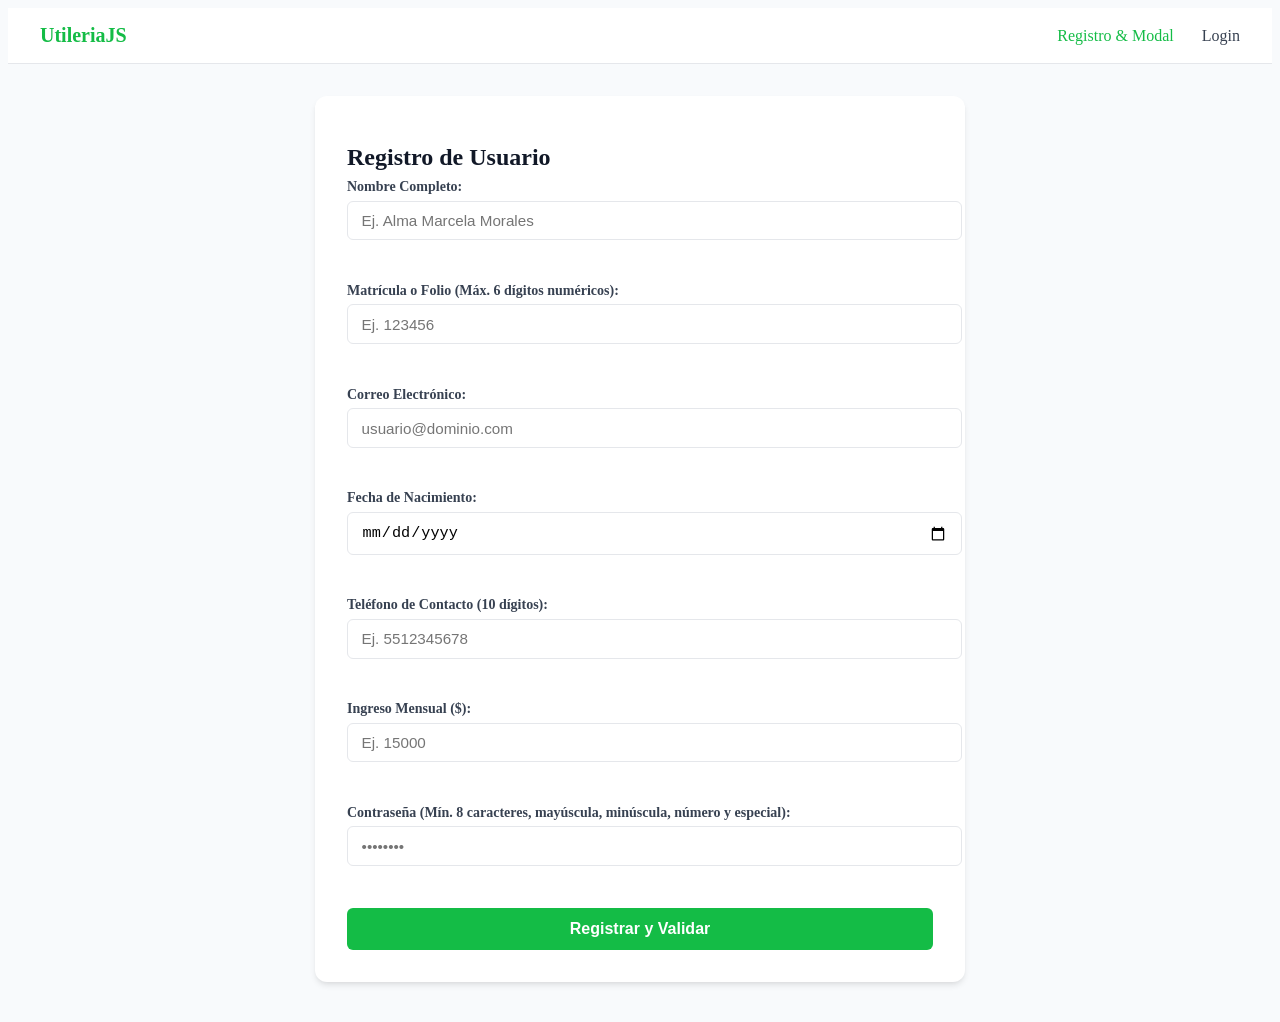
<file: index.html>
<!DOCTYPE html>
<html lang="es">
<head>
  <meta charset="UTF-8">
  <meta name="viewport" content="width=device-width, initial-scale=1.0">
  <title>Librería Utilería JS - Formulario y Modal</title>
  <link rel="stylesheet" href="css/styles.css">
    <script src="js/utileria.js"></script>
  <script src="js/actividad2.js"></script>
</head>
<body>

  <!-- Navegación -->
  <nav class="navbar">
    <a href="index.html" class="navbar-brand">UtileriaJS</a>
    <div class="nav-links">
      <a href="index.html" class="active">Registro & Modal</a>
      <a href="login.html">Login</a>
    </div>
  </nav>

  <!-- Contenedor del Formulario -->
  <main class="container">
    <div class="card">
      <h1 class="card-title">Registro de Usuario</h1>

      <form id="formularioRegistro" novalidate>
        
        <!-- Nombre: soloLetras -->
        <div class="form-group">
          <label for="nombre">Nombre Completo:</label>
          <input type="text" id="nombre" placeholder="Ej. Alma Marcela Morales">
          <span class="error-msg" id="err-nombre"></span>
        </div>

        <!-- Matrícula / Código numérico: validarLongitud -->
        <div class="form-group">
          <label for="matricula">Matrícula o Folio (Máx. 6 dígitos numéricos):</label>
          <input type="text" id="matricula" placeholder="Ej. 123456" maxlength="6">
          <span class="error-msg" id="err-matricula"></span>
        </div>

        <!-- Correo Electrónico: validarCorreo -->
        <div class="form-group">
          <label for="correo">Correo Electrónico:</label>
          <input type="email" id="correo" placeholder="usuario@dominio.com">
          <span class="error-msg" id="err-correo"></span>
        </div>

        <!-- Fecha de Nacimiento: calcularEdad y esMayorDeEdad -->
        <div class="form-group">
          <label for="fechaNacimiento">Fecha de Nacimiento:</label>
          <input type="date" id="fechaNacimiento">
          <span class="error-msg" id="err-fechaNacimiento"></span>
        </div>

        <!-- Teléfono (Función libre: validarTelefonoMX) -->
        <div class="form-group">
          <label for="telefono">Teléfono de Contacto (10 dígitos):</label>
          <input type="text" id="telefono" placeholder="Ej. 5512345678" maxlength="10">
          <span class="error-msg" id="err-telefono"></span>
        </div>

        <!-- Salario pretendido (Función libre: formatearMoneda) -->
        <div class="form-group">
          <label for="salario">Ingreso Mensual ($):</label>
          <input type="number" id="salario" placeholder="Ej. 15000">
          <span class="error-msg" id="err-salario"></span>
        </div>

        <!-- Contraseña: validarPassword -->
        <div class="form-group">
          <label for="password">Contraseña (Mín. 8 caracteres, mayúscula, minúscula, número y especial):</label>
          <input type="password" id="password" placeholder="••••••••">
          <span class="error-msg" id="err-password"></span>
        </div>

        <button onclick="fun()" type="submit" class="btn">Registrar y Validar</button>
      </form>
    </div>
  </main>

  <!-- Ventana Modal de Confirmación y Edad Calculada -->
  <div class="modal-overlay" id="modalResultado">
    <div class="modal-content">
      <div class="modal-badge" id="modalBadge"><img src="img/image.png" alt="imagen1" width="100"></div>
      <h2 class="modal-title" id="modalTitulo">Registro Exitoso</h2>
      <p class="modal-text" id="modalMensaje"></p>
      <button class="btn" id="modalCerrar">Aceptar</button>
    </div>
  </div>

</body>
</html>
</file>
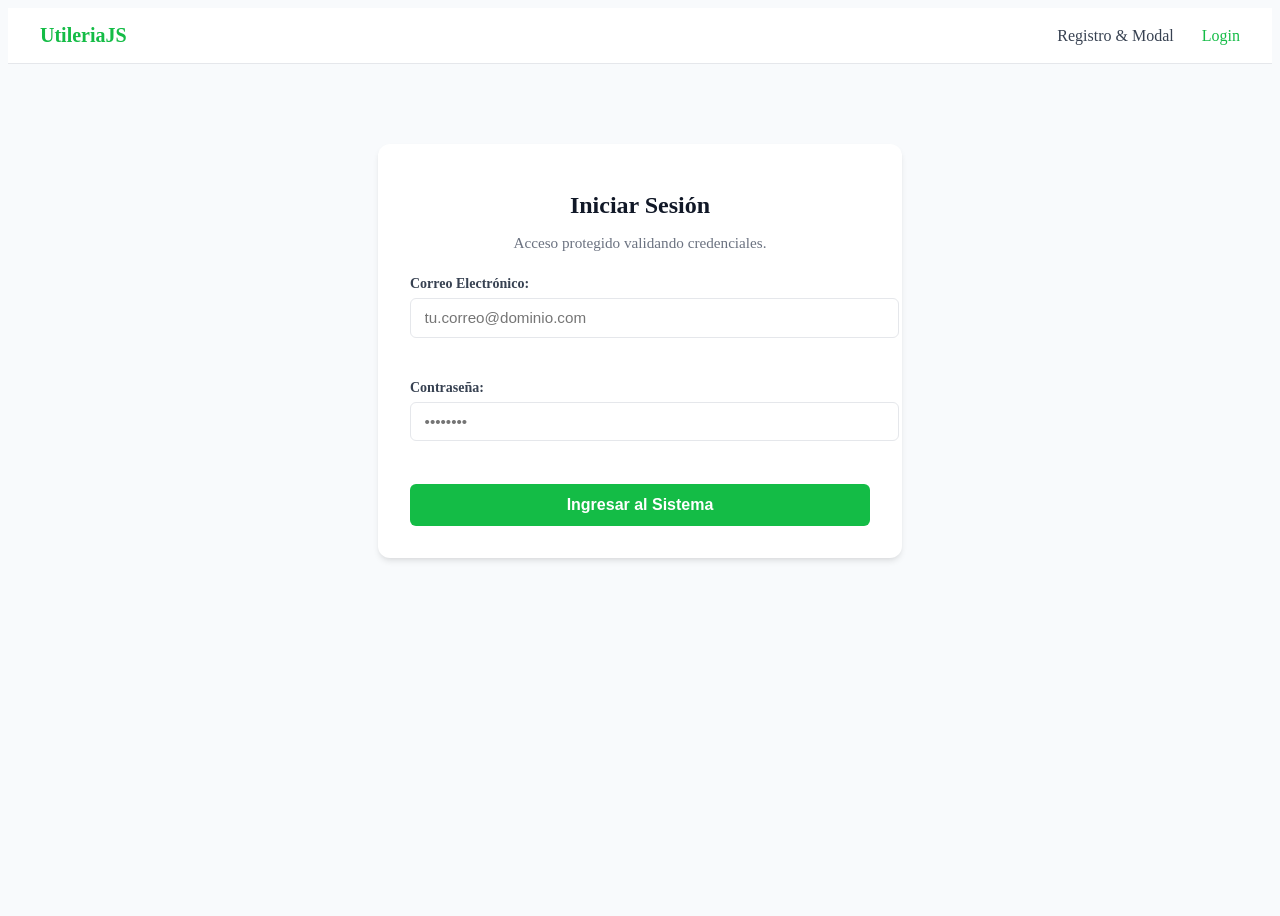
<file: login.html>
<!DOCTYPE html>
<html lang="es">
<head>
  <meta charset="UTF-8">
  <meta name="viewport" content="width=device-width, initial-scale=1.0">
  <title>Librería Utilería JS - Inicio de Sesión</title>
  <link rel="stylesheet" href="css/styles.css">
  <script src="js/utileria.js"></script>
  <script src="js/parteLogin.js"></script>
</head>
<body>

  <!-- Navegación -->
  <nav class="navbar">
    <a href="index.html" class="navbar-brand">UtileriaJS</a>
    <div class="nav-links">
      <a href="index.html">Registro & Modal</a>
      <a href="login.html" class="active">Login</a>
    </div>
  </nav>

  <!-- Formulario de Acceso -->
  <main class="container">
    <div class="card" style="max-width: 460px; margin: 3rem auto;">
      <h1 class="card-title" style="text-align: center;">Iniciar Sesión</h1>
      <p class="card-subtitle" style="text-align: center;">Acceso protegido validando credenciales.</p>

      <form id="formularioLogin" novalidate>
        
        <!-- Correo Electrónico: validarCorreo -->
        <div class="form-group">
          <label for="loginCorreo">Correo Electrónico:</label>
          <input type="email" id="loginCorreo" placeholder="tu.correo@dominio.com">
          <span class="error-msg" id="err-loginCorreo"></span>
        </div>

        <!-- Contraseña: validarPassword -->
        <div class="form-group">
          <label for="loginPassword">Contraseña:</label>
          <input type="password" id="loginPassword" placeholder="••••••••">
          <span class="error-msg" id="err-loginPassword"></span>
        </div>

        <button onclick="funlog()" ="submit" class="btn" id="boton">Ingresar al Sistema</button>

      </form>
    </div>
  </main>

  <!-- Modal de confirmación Login -->
  <div class="modal-overlay" id="modalLogin">
    <div class="modal-content">
      <div class="modal-badge"><img src="img/image.png" alt="imagen1" width="100"></div>
      <h2 class="modal-title">Acceso Concedido</h2>
      <p class="modal-text" id="modalLoginTexto">Formato de correo y robustez de clave validados con <code>utileria.js</code>.</p>
      <button class="btn" id="cerrarModalLogin">Entendido</button>
    </div>
  </div>

  
</body>
</html>
</file>
<file: css/styles.css>
/* Reset y variables base */
:root {
--primary: #14bc46;
--primary-hover: #d89a1d;
--success: #16a34a;
--danger: #dc2626;
--gray-100: #f3f4f6;
--gray-200: #e5e7eb;
--gray-700: #374151;
--gray-900: #111827;
--card-bg: #ffffff;
}
/**
{
box-sizing: border-box;
margin: 0;
padding: 0;
font-family: system-ui, -apple-system, BlinkMacSystemFont, "Segoe UI", Roboto, sans-serif;
}*/

body {
background-color: #f8fafc;
color: var(--gray-900);
min-height: 100vh;
display: flex;
flex-direction: column;
}

/* Barra de navegación */
.navbar {
background: white;
border-bottom: 1px solid var(--gray-200);
padding: 1rem 2rem;
display: flex;
justify-content: space-between;
align-items: center;
}

.navbar-brand {
font-weight: 700;
font-size: 1.25rem;
color: var(--primary);
text-decoration: none;
}

.nav-links a {
margin-left: 1.5rem;
text-decoration: none;
color: var(--gray-700);
font-weight: 500;
transition: color 0.2s;
}

.nav-links a:hover,
.nav-links a.active {
color: var(--primary);
}

/* Contenedor Principal */
.container {
max-width: 650px;
margin: 2rem auto;
padding: 0 1rem;
flex: 1;
width: 100%;
}

.card {
background: var(--card-bg);
border-radius: 12px;
box-shadow: 0 4px 6px -1px rgba(0, 0, 0, 0.1), 0 2px 4px -2px rgba(0, 0, 0, 0.05);
padding: 2rem;
}

.card-title {
margin-bottom: 0.5rem;
font-size: 1.5rem;
color: var(--gray-900);
}

.card-subtitle {
color: #6b7280;
margin-bottom: 1.5rem;
font-size: 0.95rem;
}

/* Formularios y Grupos */
.form-group {
margin-bottom: 1.25rem;
}

label {
display: block;
font-size: 0.875rem;
font-weight: 600;
color: var(--gray-700);
margin-bottom: 0.35rem;
}

input[type="text"],
input[type="email"],
input[type="password"],
input[type="date"],
input[type="number"] {
width: 100%;
padding: 0.65rem 0.85rem;
border: 1.5px solid var(--gray-200);
border-radius: 6px;
font-size: 0.95rem;
outline: none;
transition: border-color 0.2s, box-shadow 0.2s;
}

input:focus {
border-color: var(--primary);
box-shadow: 0 0 0 3px rgba(37, 99, 235, 0.15);
}

input.is-invalid {
border-color: var(--danger);
background-color: #fef2f2;
}

input.is-valid {
border-color: var(--success);
}

.error-msg {
display: block;
color: var(--danger);
font-size: 0.8rem;
margin-top: 0.3rem;
min-height: 1.1rem;
}

/* Botones */
.btn {
display: inline-block;
width: 100%;
padding: 0.75rem;
background-color: var(--primary);
color: white;
border: none;
border-radius: 6px;
font-size: 1rem;
font-weight: 600;
cursor: pointer;
transition: background-color 0.2s;
}

.btn:hover {
background-color: var(--primary-hover);
}

/* Modal */
.modal-overlay {
position: fixed;
top: 0;
left: 0;
right: 0;
bottom: 0;
background-color: rgba(17, 24, 39, 0.6);
display: none;
align-items: center;
justify-content: center;
z-index: 100;
padding: 1rem;
}

.modal-overlay.active {
display: flex;
}

.modal-content {
background: white;
padding: 2rem;
border-radius: 12px;
max-width: 420px;
width: 100%;
text-align: center;
box-shadow: 0 20px 25px -5px rgba(0, 0, 0, 0.1);
animation: modalIn 0.2s ease-out;
}

@keyframes modalIn {
from {
transform: scale(0.95);
opacity: 0;
}
to {
transform: scale(1);
opacity: 1;
}
}

.modal-badge {
font-size: 3rem;
margin-bottom: 0.75rem;
}

.modal-title {
font-size: 1.35rem;
margin-bottom: 0.5rem;
}

.modal-text {
font-size: 0.95rem;
color: #4b5563;
margin-bottom: 1.5rem;
line-height: 1.5;
}

/* Footer */
footer {
text-align: center;
padding: 1.5rem;
font-size: 0.85rem;
color: #6b7280;
border-top: 1px solid var(--gray-200);
background: white;
}
</file>
